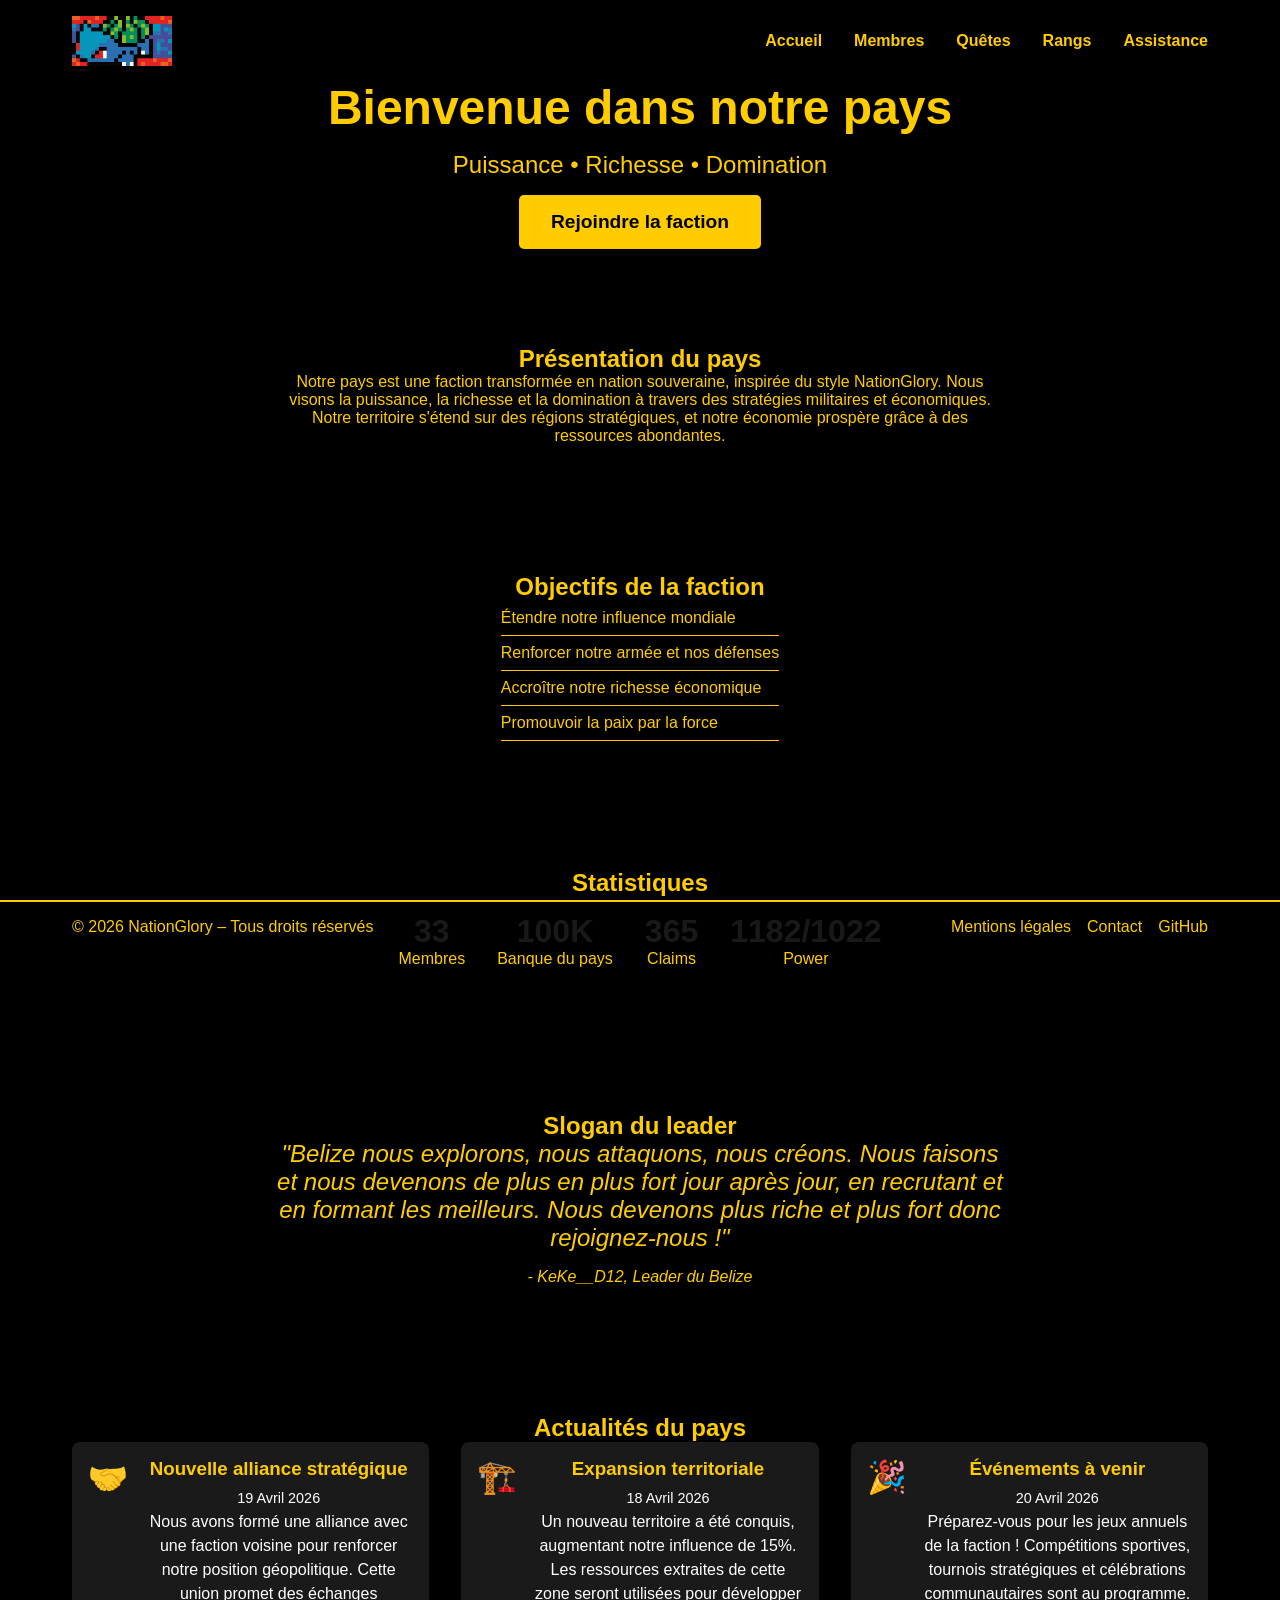
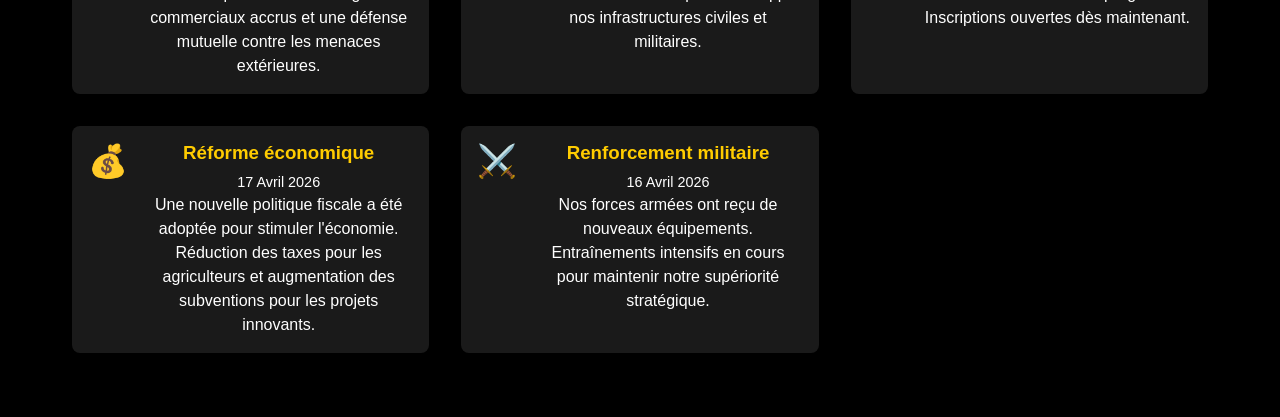
<file: index.html>
<!DOCTYPE html>
<html lang="fr">
<head>
    <meta charset="UTF-8">
    <meta name="viewport" content="width=device-width, initial-scale=1.0">
    <title>NationGlory - Accueil</title>
    <link rel="stylesheet" href="style.css">
</head>
<body>
    <video autoplay muted loop id="background-video">
        <source src="https://static.nationsglory.fr/site.mp4" type="video/mp4">
        Votre navigateur ne supporte pas la vidéo.
    </video>

    <nav>
        <div class="nav-container">
            <img src="[data-uri]" alt="Drapeau" class="logo">
            <ul class="nav-menu">
                <li><a href="index">Accueil</a></li>
                <li><a href="membres">Membres</a></li>
                <li><a href="quetes">Quêtes</a></li>
                <li><a href="rangs">Rangs</a></li>
                <li><a href="support">Assistance</a></li>
            </ul>
        </div>
    </nav>

    <main>
        <section class="hero">
            <h1 class="glow-text">Bienvenue dans notre pays</h1>
            <p class="fade-in">Puissance • Richesse • Domination</p>
        <button class="cta-button fade-in" onclick="window.location.href='join'">
  Rejoindre la faction
</button>
        </section>

        <section class="presentation fade-in">
            <h2>Présentation du pays</h2>
            <p>Notre pays est une faction transformée en nation souveraine, inspirée du style NationGlory. Nous visons la puissance, la richesse et la domination à travers des stratégies militaires et économiques. Notre territoire s'étend sur des régions stratégiques, et notre économie prospère grâce à des ressources abondantes.</p>
        </section>

        <section class="objectifs fade-in">
            <h2>Objectifs de la faction</h2>
            <ul>
                <li>Étendre notre influence mondiale</li>
                <li>Renforcer notre armée et nos défenses</li>
                <li>Accroître notre richesse économique</li>
                <li>Promouvoir la paix par la force</li>
            </ul>
        </section>

        <section class="statistiques fade-in">
            <h2>Statistiques</h2>
            <div class="stats">
                <div class="stat">
                    <h3>33</h3>
                    <p>Membres</p>
                </div>
                <div class="stat">
                    <h3>100K</h3>
                    <p>Banque du pays</p>
                </div>
                <div class="stat">
                    <h3>365</h3>
                    <p>Claims</p>
                </div>
                <div class="stat">
                    <h3>1182/1022</h3>
                    <p>Power
                    </p>
                </div>
            </div>
        </section>

        <section class="slogan fade-in">
            <h2>Slogan du leader</h2>
            <blockquote>"Belize nous explorons, nous attaquons, nous créons. Nous faisons et nous devenons de plus en plus fort jour après jour, en recrutant et en formant les meilleurs. Nous devenons plus riche et plus fort donc rejoignez-nous !"</blockquote>
            <cite>- KeKe__D12, Leader du Belize</cite>
        </section>

        <section class="actualites fade-in">
            <h2>Actualités du pays</h2>
            <div class="news">
                <article class="news-item">
                    <div class="news-icon">🤝</div>
                    <div class="news-content">
                        <h3>Nouvelle alliance stratégique</h3>
                        <p class="news-date">19 Avril 2026</p>
                        <p>Nous avons formé une alliance avec une faction voisine pour renforcer notre position géopolitique. Cette union promet des échanges commerciaux accrus et une défense mutuelle contre les menaces extérieures.</p>
                    </div>
                </article>
                <article class="news-item">
                    <div class="news-icon">🏗️</div>
                    <div class="news-content">
                        <h3>Expansion territoriale</h3>
                        <p class="news-date">18 Avril 2026</p>
                        <p>Un nouveau territoire a été conquis, augmentant notre influence de 15%. Les ressources extraites de cette zone seront utilisées pour développer nos infrastructures civiles et militaires.</p>
                    </div>
                </article>
                <article class="news-item">
                    <div class="news-icon">🎉</div>
                    <div class="news-content">
                        <h3>Événements à venir</h3>
                        <p class="news-date">20 Avril 2026</p>
                        <p>Préparez-vous pour les jeux annuels de la faction ! Compétitions sportives, tournois stratégiques et célébrations communautaires sont au programme. Inscriptions ouvertes dès maintenant.</p>
                    </div>
                </article>
                <article class="news-item">
                    <div class="news-icon">💰</div>
                    <div class="news-content">
                        <h3>Réforme économique</h3>
                        <p class="news-date">17 Avril 2026</p>
                        <p>Une nouvelle politique fiscale a été adoptée pour stimuler l'économie. Réduction des taxes pour les agriculteurs et augmentation des subventions pour les projets innovants.</p>
                    </div>
                </article>
                <article class="news-item">
                    <div class="news-icon">⚔️</div>
                    <div class="news-content">
                        <h3>Renforcement militaire</h3>
                        <p class="news-date">16 Avril 2026</p>
                        <p>Nos forces armées ont reçu de nouveaux équipements. Entraînements intensifs en cours pour maintenir notre supériorité stratégique.</p>
                    </div>
                </article>
            </div>
        </section>
    </main>

    <footer id="footer" class="footer hidden">
        <div class="footer-content">
            <p>&copy; 2026 NationGlory – Tous droits réservés</p>
            <div class="footer-links">
                <a href="#">Mentions légales</a>
                <a href="support">Contact</a>
                <a href="#" target="_blank">GitHub</a>
            </div>
        </div>
    </footer>

    <script src="script.js"></script>
</body>
</html>
</body>
</html>
</file>
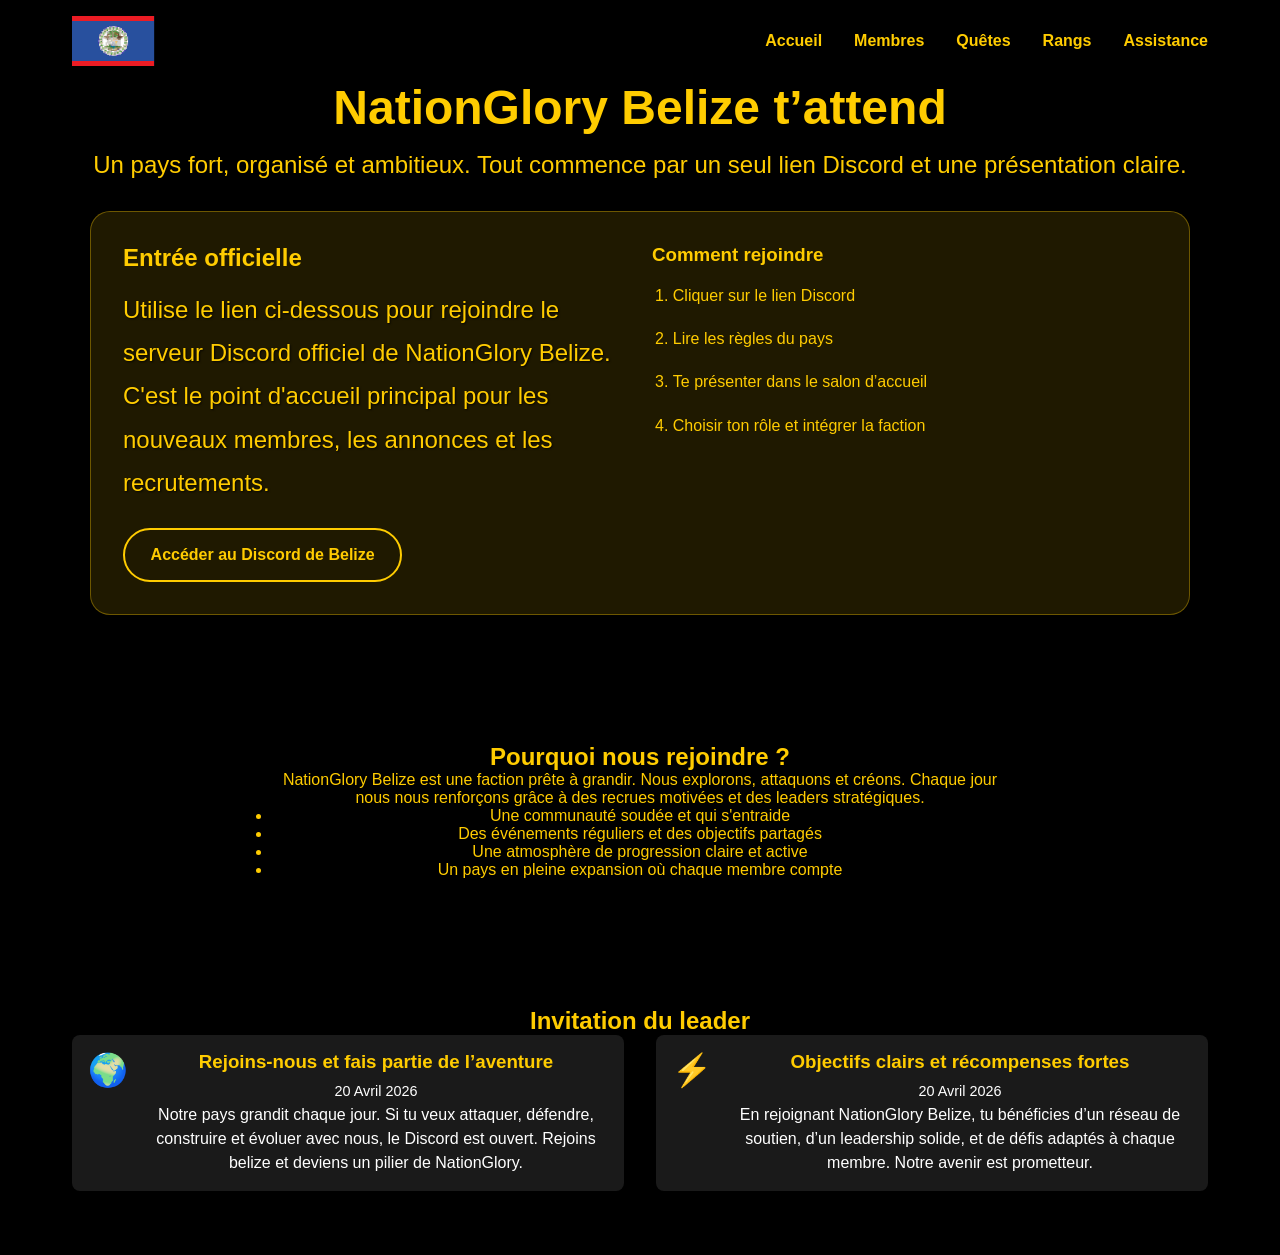
<file: join.html>
<!DOCTYPE html>
<html lang="fr">
<head>
    <meta charset="UTF-8">
    <meta name="viewport" content="width=device-width, initial-scale=1.0">
    <title>NationGlory - Rejoindre</title>
    <link rel="stylesheet" href="style.css">
</head>
<body>
    <video autoplay muted loop id="background-video">
        <source src="https://static.nationsglory.fr/site.mp4" type="video/mp4">
        Votre navigateur ne supporte pas la vidéo.
    </video>

    <nav>
        <div class="nav-container">
            <img src="drapeau.svg" alt="Drapeau" class="logo">
            <ul class="nav-menu">
                <li><a href="index">Accueil</a></li>
                <li><a href="membres">Membres</a></li>
                  <li><a href="quetes">Quêtes</a></li>
                <li><a href="rangs">Rangs</a></li>
                <li><a href="support">Assistance</a></li>
            </ul>
        </div>
    </nav>

    <main>
        <section class="hero">
            <h1 class="glow-text">NationGlory Belize t’attend</h1>
            <p class="fade-in">Un pays fort, organisé et ambitieux. Tout commence par un seul lien Discord et une présentation claire.</p>
            <div class="join-card fade-in">
                <div class="join-card-left">
                    <h2>Entrée officielle</h2>
                    <p>Utilise le lien ci-dessous pour rejoindre le serveur Discord officiel de NationGlory Belize. C'est le point d'accueil principal pour les nouveaux membres, les annonces et les recrutements.</p>
                    <a href="https://discord.gg/JRmFJZ2e" target="_blank" class="join-link">Accéder au Discord de Belize</a>
                </div>
                <div class="join-card-right">
                    <h3>Comment rejoindre</h3>
                    <ol>
                        <li>Cliquer sur le lien Discord</li>
                        <li>Lire les règles du pays</li>
                        <li>Te présenter dans le salon d’accueil</li>
                        <li>Choisir ton rôle et intégrer la faction</li>
                    </ol>
                </div>
            </div>
        </section>

        <section class="presentation fade-in">
            <h2>Pourquoi nous rejoindre ?</h2>
            <p>NationGlory Belize est une faction prête à grandir. Nous explorons, attaquons et créons. Chaque jour nous nous renforçons grâce à des recrues motivées et des leaders stratégiques.</p>
            <ul>
                <li>Une communauté soudée et qui s'entraide</li>
                <li>Des événements réguliers et des objectifs partagés</li>
                <li>Une atmosphère de progression claire et active</li>
                <li>Un pays en pleine expansion où chaque membre compte</li>
            </ul>
        </section>

        <section class="actualites fade-in">
            <h2>Invitation du leader</h2>
            <div class="news">
                <article class="news-item">
                    <div class="news-icon">🌍</div>
                    <div class="news-content">
                        <h3>Rejoins-nous et fais partie de l’aventure</h3>
                        <p class="news-date">20 Avril 2026</p>
                        <p>Notre pays grandit chaque jour. Si tu veux attaquer, défendre, construire et évoluer avec nous, le Discord est ouvert. Rejoins belize et deviens un pilier de NationGlory.</p>
                    </div>
                </article>
                <article class="news-item">
                    <div class="news-icon">⚡</div>
                    <div class="news-content">
                        <h3>Objectifs clairs et récompenses fortes</h3>
                        <p class="news-date">20 Avril 2026</p>
                        <p>En rejoignant NationGlory Belize, tu bénéficies d’un réseau de soutien, d’un leadership solide, et de défis adaptés à chaque membre. Notre avenir est prometteur.</p>
                    </div>
                </article>
            </div>
        </section>
    </main>

    <script src="script.js"></script>
</body>
</html>
</file>
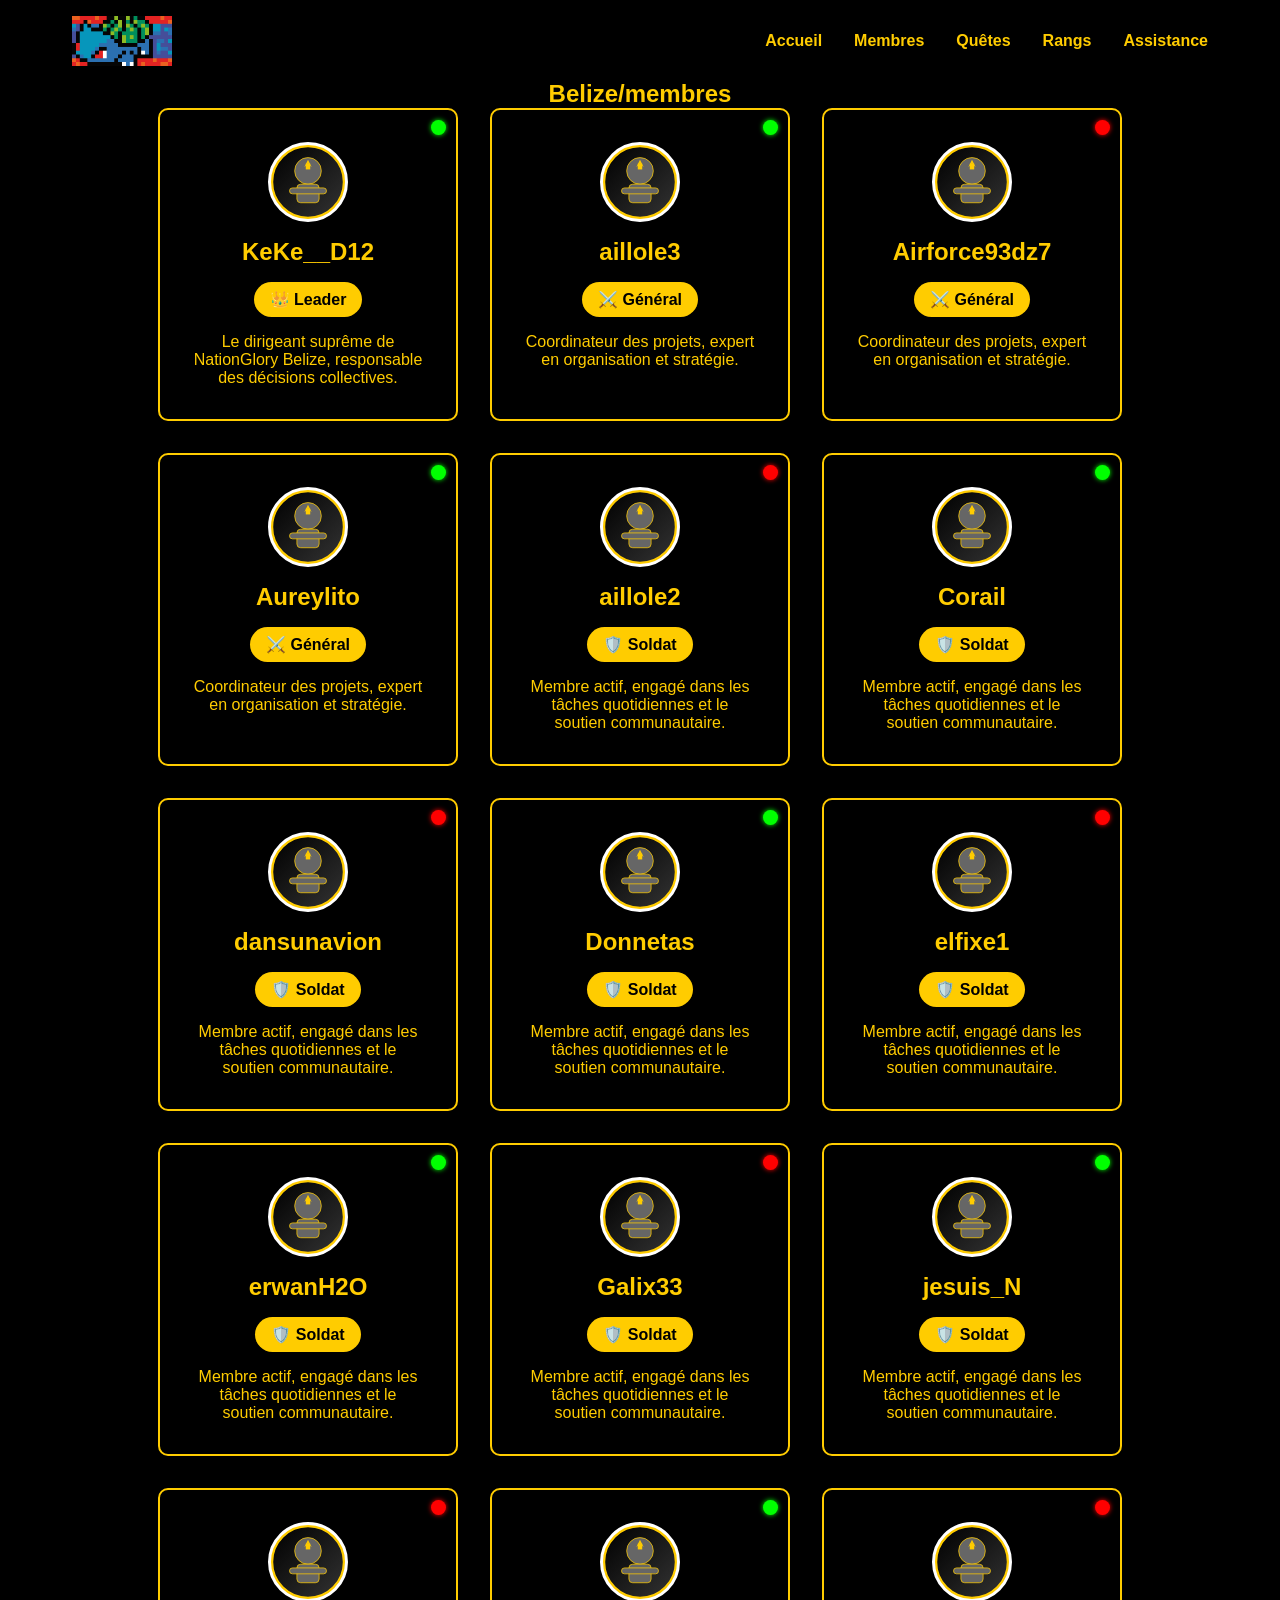
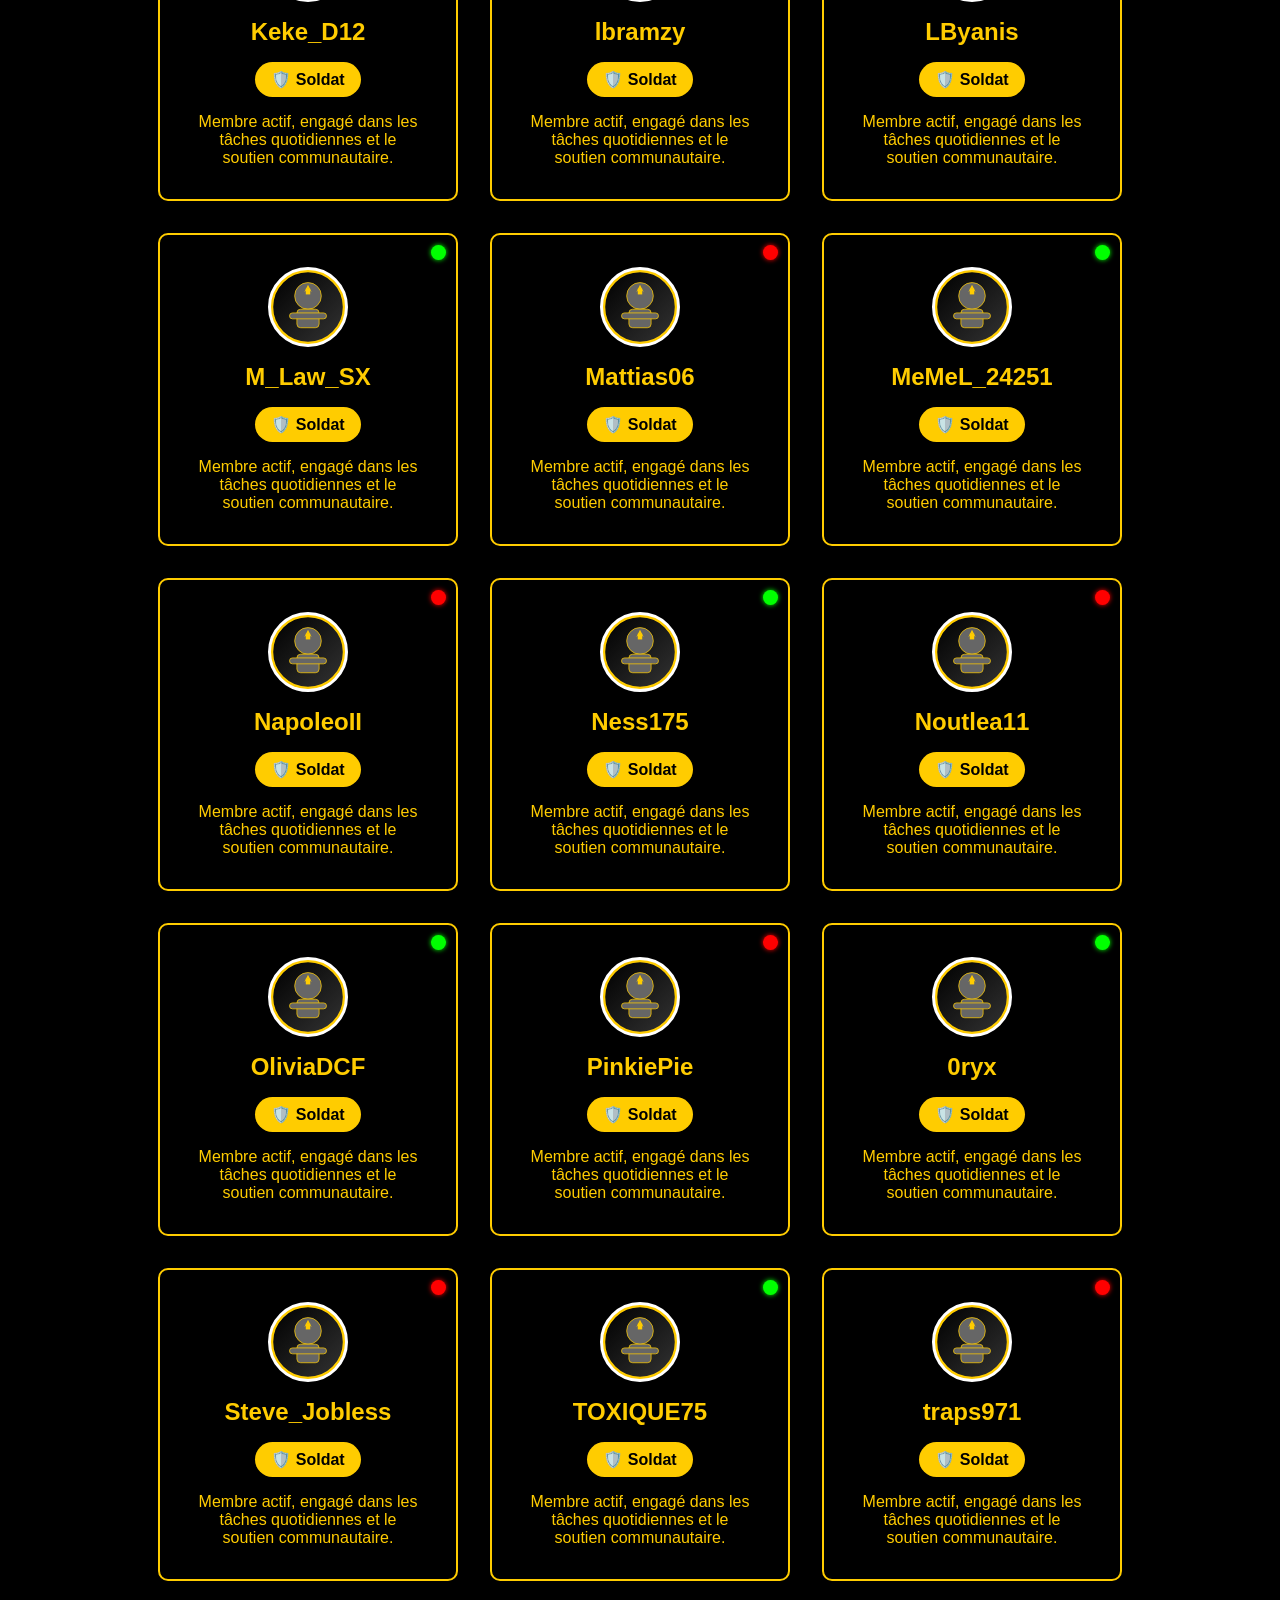
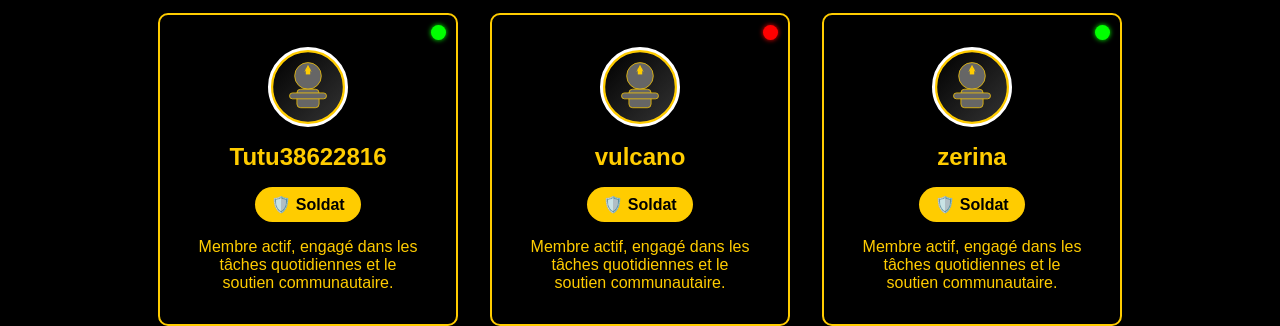
<file: membres.html>
<!DOCTYPE html>
<html lang="fr">
<head>
    <meta charset="UTF-8">
    <meta name="viewport" content="width=device-width, initial-scale=1.0">
    <title>Belize - Membres</title>
    <link rel="stylesheet" href="style.css">
</head>
<body>
    <video autoplay muted loop id="background-video">
        <source src="https://static.nationsglory.fr/site.mp4" type="video/mp4">
        Votre navigateur ne supporte pas la vidéo.
    </video>

    <nav>
        <div class="nav-container">
            <img src="[data-uri]" alt="Drapeau" class="logo">
            <ul class="nav-menu">
                <li><a href="index">Accueil</a></li>
                <li><a href="membres">Membres</a></li>
                  <li><a href="quetes">Quêtes</a></li>
                <li><a href="rangs">Rangs</a></li>
                <li><a href="support">Assistance</a></li>
            </ul>
        </div>
    </nav>

    <main>
        <section class="membres">
            <h2>Belize/membres</h2>
            <div class="cartes" id="cartes-membres"></div>
        </section>
    </main>

    <script src="script.js"></script>
</body>
</html>
</file>
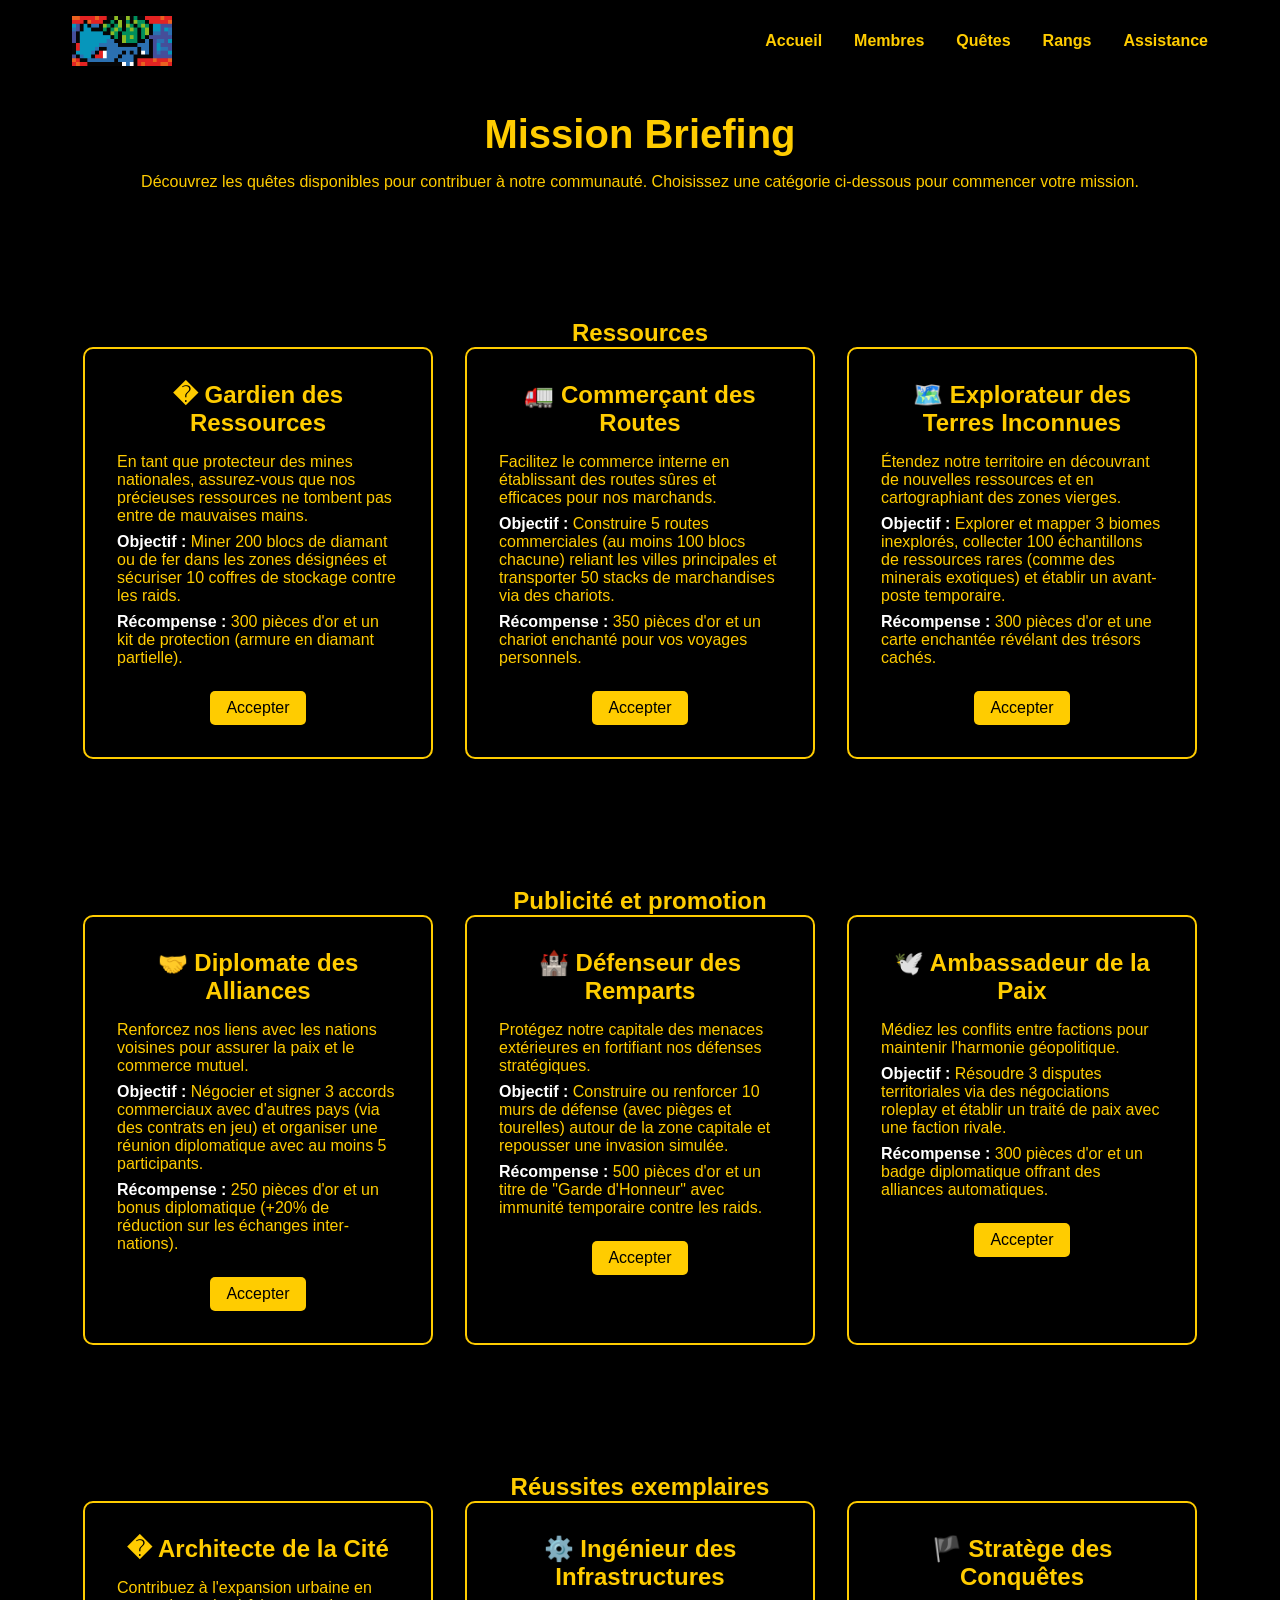
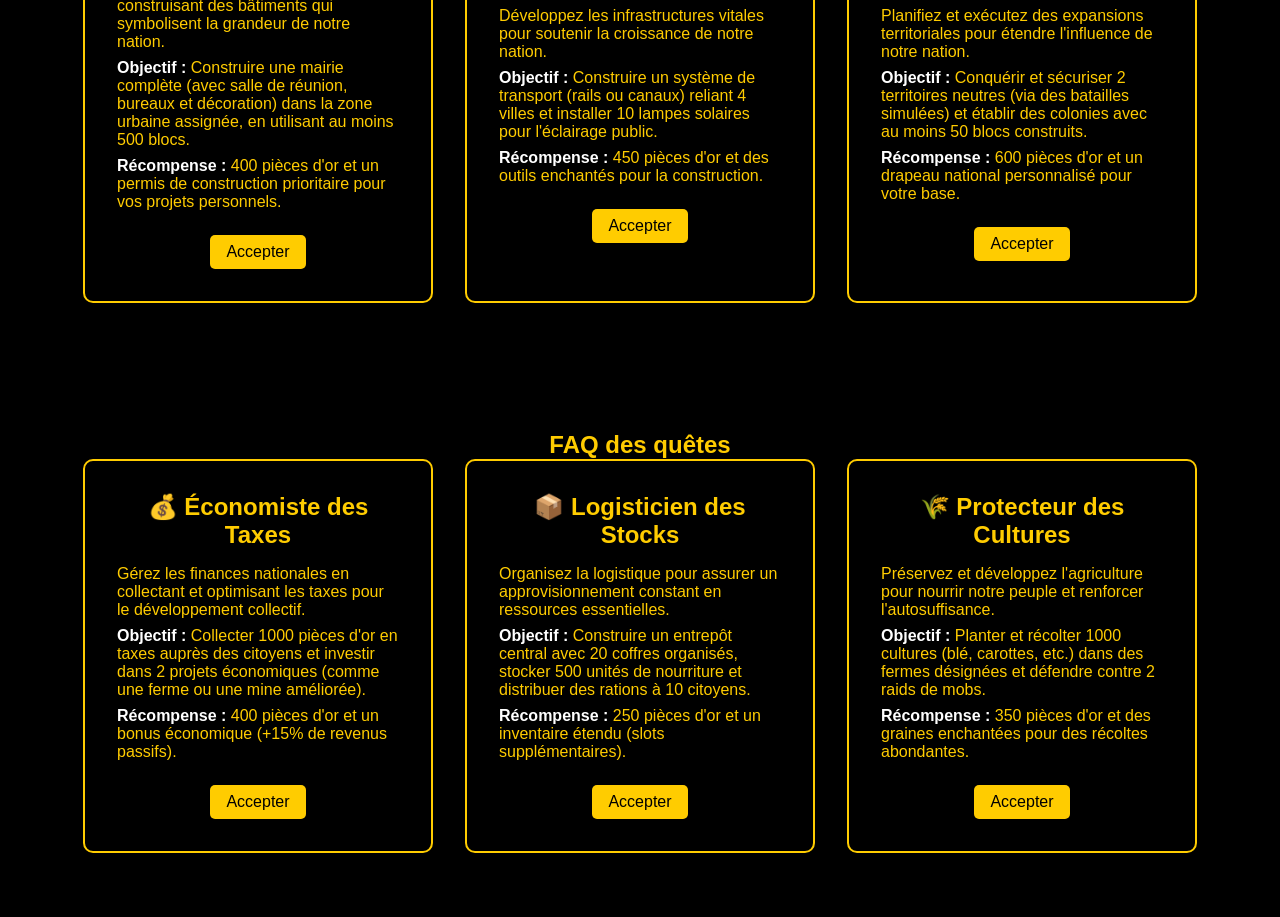
<file: quetes.html>
<!DOCTYPE html>
<html lang="fr">
<head>
    <meta charset="UTF-8">
    <meta name="viewport" content="width=device-width, initial-scale=1.0">
    <title>NationGlory - Quêtes</title>
    <link rel="stylesheet" href="style.css">
</head>
<body>
    <video autoplay muted loop id="background-video">
        <source src="https://static.nationsglory.fr/site.mp4" type="video/mp4">
        Votre navigateur ne supporte pas la vidéo.
    </video>

    <nav>
        <div class="nav-container">
            <img src="[data-uri]" alt="Drapeau" class="logo">
            <ul class="nav-menu">
                <li><a href="index">Accueil</a></li>
                <li><a href="membres">Membres</a></li>
                  <li><a href="quetes">Quêtes</a></li>
                <li><a href="rangs">Rangs</a></li>
                <li><a href="support">Assistance</a></li>
            </ul>
        </div>
    </nav>

    <main>
        <section class="mission-briefing">
            <h1>Mission Briefing</h1>
            <p>Découvrez les quêtes disponibles pour contribuer à notre communauté. Choisissez une catégorie ci-dessous pour commencer votre mission.</p>
        </section>

        <section id="quete-en-cours" class="quete-en-cours" style="display: none;">
            <h2>Quête en Cours</h2>
            <div id="quete-details"></div>
            <button id="abandonner-quete">Abandonner la Quête</button>
        </section>

        <section class="quetes-section">
            <h2>Ressources</h2>
            <div class="cartes-quetes">
                <div class="quete-carte">
                    <h3>�️ Gardien des Ressources</h3>
                    <p>En tant que protecteur des mines nationales, assurez-vous que nos précieuses ressources ne tombent pas entre de mauvaises mains.</p>
                    <p><strong>Objectif :</strong> Miner 200 blocs de diamant ou de fer dans les zones désignées et sécuriser 10 coffres de stockage contre les raids.</p>
                    <p><strong>Récompense :</strong> 300 pièces d'or et un kit de protection (armure en diamant partielle).</p>
                    <a href="#" class="quete-link">Accepter</a>
                </div>
                <div class="quete-carte">
                    <h3>🚛 Commerçant des Routes</h3>
                    <p>Facilitez le commerce interne en établissant des routes sûres et efficaces pour nos marchands.</p>
                    <p><strong>Objectif :</strong> Construire 5 routes commerciales (au moins 100 blocs chacune) reliant les villes principales et transporter 50 stacks de marchandises via des chariots.</p>
                    <p><strong>Récompense :</strong> 350 pièces d'or et un chariot enchanté pour vos voyages personnels.</p>
                    <a href="#" class="quete-link">Accepter</a>
                </div>
                <div class="quete-carte">
                    <h3>🗺️ Explorateur des Terres Inconnues</h3>
                    <p>Étendez notre territoire en découvrant de nouvelles ressources et en cartographiant des zones vierges.</p>
                    <p><strong>Objectif :</strong> Explorer et mapper 3 biomes inexplorés, collecter 100 échantillons de ressources rares (comme des minerais exotiques) et établir un avant-poste temporaire.</p>
                    <p><strong>Récompense :</strong> 300 pièces d'or et une carte enchantée révélant des trésors cachés.</p>
                    <a href="#" class="quete-link">Accepter</a>
                </div>
            </div>
        </section>

        <section class="quetes-section">
            <h2>Publicité et promotion</h2>
            <div class="cartes-quetes">
                <div class="quete-carte">
                    <h3>🤝 Diplomate des Alliances</h3>
                    <p>Renforcez nos liens avec les nations voisines pour assurer la paix et le commerce mutuel.</p>
                    <p><strong>Objectif :</strong> Négocier et signer 3 accords commerciaux avec d'autres pays (via des contrats en jeu) et organiser une réunion diplomatique avec au moins 5 participants.</p>
                    <p><strong>Récompense :</strong> 250 pièces d'or et un bonus diplomatique (+20% de réduction sur les échanges inter-nations).</p>
                    <a href="#" class="quete-link">Accepter</a>
                </div>
                <div class="quete-carte">
                    <h3>🏰 Défenseur des Remparts</h3>
                    <p>Protégez notre capitale des menaces extérieures en fortifiant nos défenses stratégiques.</p>
                    <p><strong>Objectif :</strong> Construire ou renforcer 10 murs de défense (avec pièges et tourelles) autour de la zone capitale et repousser une invasion simulée.</p>
                    <p><strong>Récompense :</strong> 500 pièces d'or et un titre de "Garde d'Honneur" avec immunité temporaire contre les raids.</p>
                    <a href="#" class="quete-link">Accepter</a>
                </div>
                <div class="quete-carte">
                    <h3>🕊️ Ambassadeur de la Paix</h3>
                    <p>Médiez les conflits entre factions pour maintenir l'harmonie géopolitique.</p>
                    <p><strong>Objectif :</strong> Résoudre 3 disputes territoriales via des négociations roleplay et établir un traité de paix avec une faction rivale.</p>
                    <p><strong>Récompense :</strong> 300 pièces d'or et un badge diplomatique offrant des alliances automatiques.</p>
                    <a href="#" class="quete-link">Accepter</a>
                </div>
            </div>
        </section>

        <section class="quetes-section">
            <h2>Réussites exemplaires</h2>
            <div class="cartes-quetes">
                <div class="quete-carte">
                    <h3>�️ Architecte de la Cité</h3>
                    <p>Contribuez à l'expansion urbaine en construisant des bâtiments qui symbolisent la grandeur de notre nation.</p>
                    <p><strong>Objectif :</strong> Construire une mairie complète (avec salle de réunion, bureaux et décoration) dans la zone urbaine assignée, en utilisant au moins 500 blocs.</p>
                    <p><strong>Récompense :</strong> 400 pièces d'or et un permis de construction prioritaire pour vos projets personnels.</p>
                    <a href="#" class="quete-link">Accepter</a>
                </div>
                <div class="quete-carte">
                    <h3>⚙️ Ingénieur des Infrastructures</h3>
                    <p>Développez les infrastructures vitales pour soutenir la croissance de notre nation.</p>
                    <p><strong>Objectif :</strong> Construire un système de transport (rails ou canaux) reliant 4 villes et installer 10 lampes solaires pour l'éclairage public.</p>
                    <p><strong>Récompense :</strong> 450 pièces d'or et des outils enchantés pour la construction.</p>
                    <a href="#" class="quete-link">Accepter</a>
                </div>
                <div class="quete-carte">
                    <h3>🏴 Stratège des Conquêtes</h3>
                    <p>Planifiez et exécutez des expansions territoriales pour étendre l'influence de notre nation.</p>
                    <p><strong>Objectif :</strong> Conquérir et sécuriser 2 territoires neutres (via des batailles simulées) et établir des colonies avec au moins 50 blocs construits.</p>
                    <p><strong>Récompense :</strong> 600 pièces d'or et un drapeau national personnalisé pour votre base.</p>
                    <a href="#" class="quete-link">Accepter</a>
                </div>
            </div>
        </section>

        <section class="quetes-section">
            <h2>FAQ des quêtes</h2>
            <div class="cartes-quetes">
                <div class="quete-carte">
                    <h3>💰 Économiste des Taxes</h3>
                    <p>Gérez les finances nationales en collectant et optimisant les taxes pour le développement collectif.</p>
                    <p><strong>Objectif :</strong> Collecter 1000 pièces d'or en taxes auprès des citoyens et investir dans 2 projets économiques (comme une ferme ou une mine améliorée).</p>
                    <p><strong>Récompense :</strong> 400 pièces d'or et un bonus économique (+15% de revenus passifs).</p>
                    <a href="#" class="quete-link">Accepter</a>
                </div>
                <div class="quete-carte">
                    <h3>📦 Logisticien des Stocks</h3>
                    <p>Organisez la logistique pour assurer un approvisionnement constant en ressources essentielles.</p>
                    <p><strong>Objectif :</strong> Construire un entrepôt central avec 20 coffres organisés, stocker 500 unités de nourriture et distribuer des rations à 10 citoyens.</p>
                    <p><strong>Récompense :</strong> 250 pièces d'or et un inventaire étendu (slots supplémentaires).</p>
                    <a href="#" class="quete-link">Accepter</a>
                </div>
                <div class="quete-carte">
                    <h3>🌾 Protecteur des Cultures</h3>
                    <p>Préservez et développez l'agriculture pour nourrir notre peuple et renforcer l'autosuffisance.</p>
                    <p><strong>Objectif :</strong> Planter et récolter 1000 cultures (blé, carottes, etc.) dans des fermes désignées et défendre contre 2 raids de mobs.</p>
                    <p><strong>Récompense :</strong> 350 pièces d'or et des graines enchantées pour des récoltes abondantes.</p>
                    <a href="#" class="quete-link">Accepter</a>
                </div>
            </div>
        </section>
    </main>

    <div id="notifications"></div>

    <script src="script.js"></script>
</body>
</html>
</file>
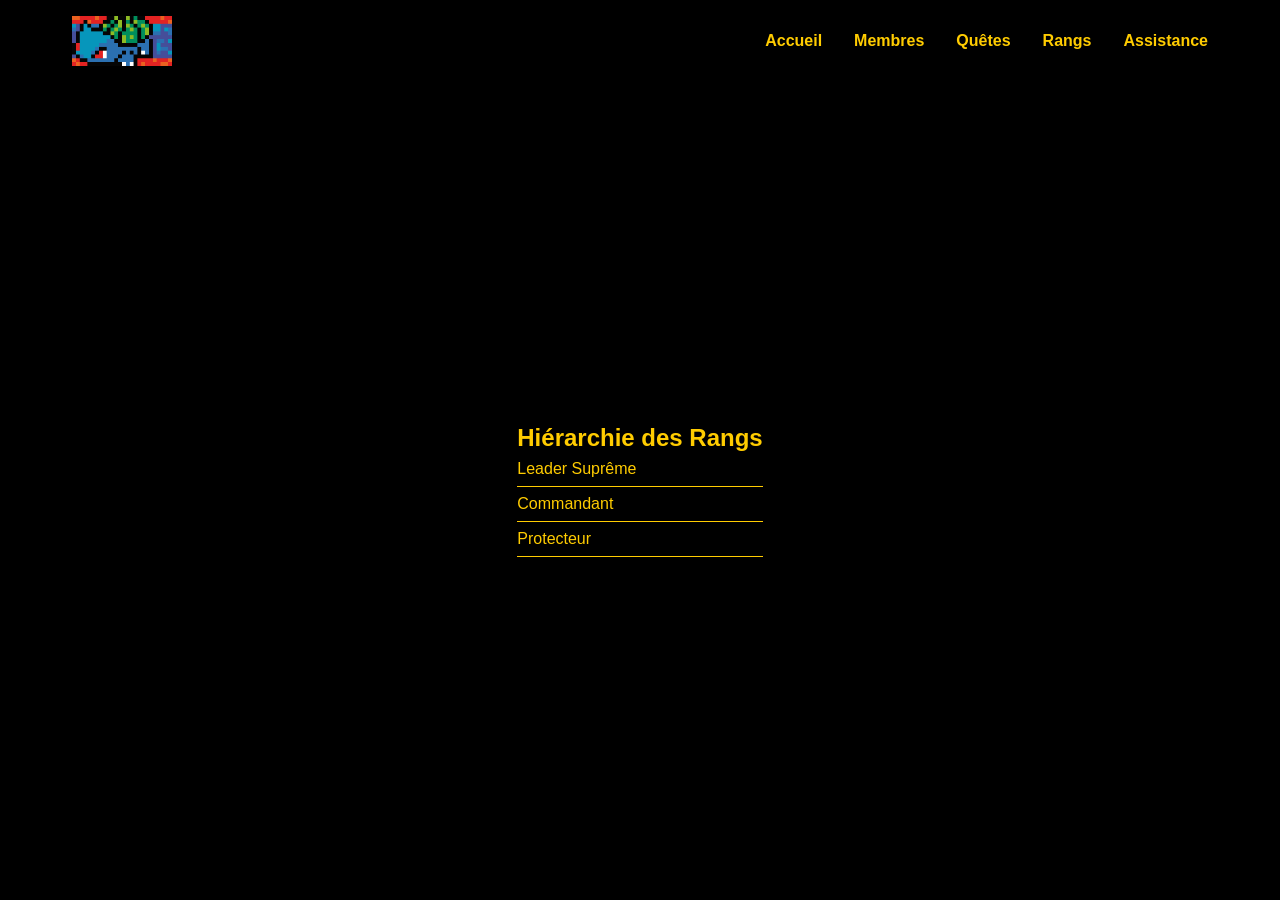
<file: rangs.html>
<!DOCTYPE html>
<html lang="fr">
<head>
    <meta charset="UTF-8">
    <meta name="viewport" content="width=device-width, initial-scale=1.0">
    <title>NationGlory - Rangs</title>
    <link rel="stylesheet" href="style.css">
</head>
<body>
    <video autoplay muted loop id="background-video">
        <source src="https://static.nationsglory.fr/site.mp4" type="video/mp4">
        Votre navigateur ne supporte pas la vidéo.
    </video>

    <nav>
        <div class="nav-container">
            <img src="[data-uri]" alt="Drapeau" class="logo">
            <ul class="nav-menu">
                <li><a href="index">Accueil</a></li>
                <li><a href="membres">Membres</a></li>
                  <li><a href="quetes">Quêtes</a></li>
                <li><a href="rangs">Rangs</a></li>
                
                <li><a href="support">Assistance</a></li>
            </ul>
        </div>
    </nav>

    <main>
        <section class="rangs">
            <h2>Hiérarchie des Rangs</h2>
            <ul class="liste-rangs">
                <li>Leader Suprême</li>
                <li>Commandant</li>
                <li>Protecteur</li>
            </ul>
        </section>
    </main>

    <script src="script.js"></script>
</body>
</html>
</file>
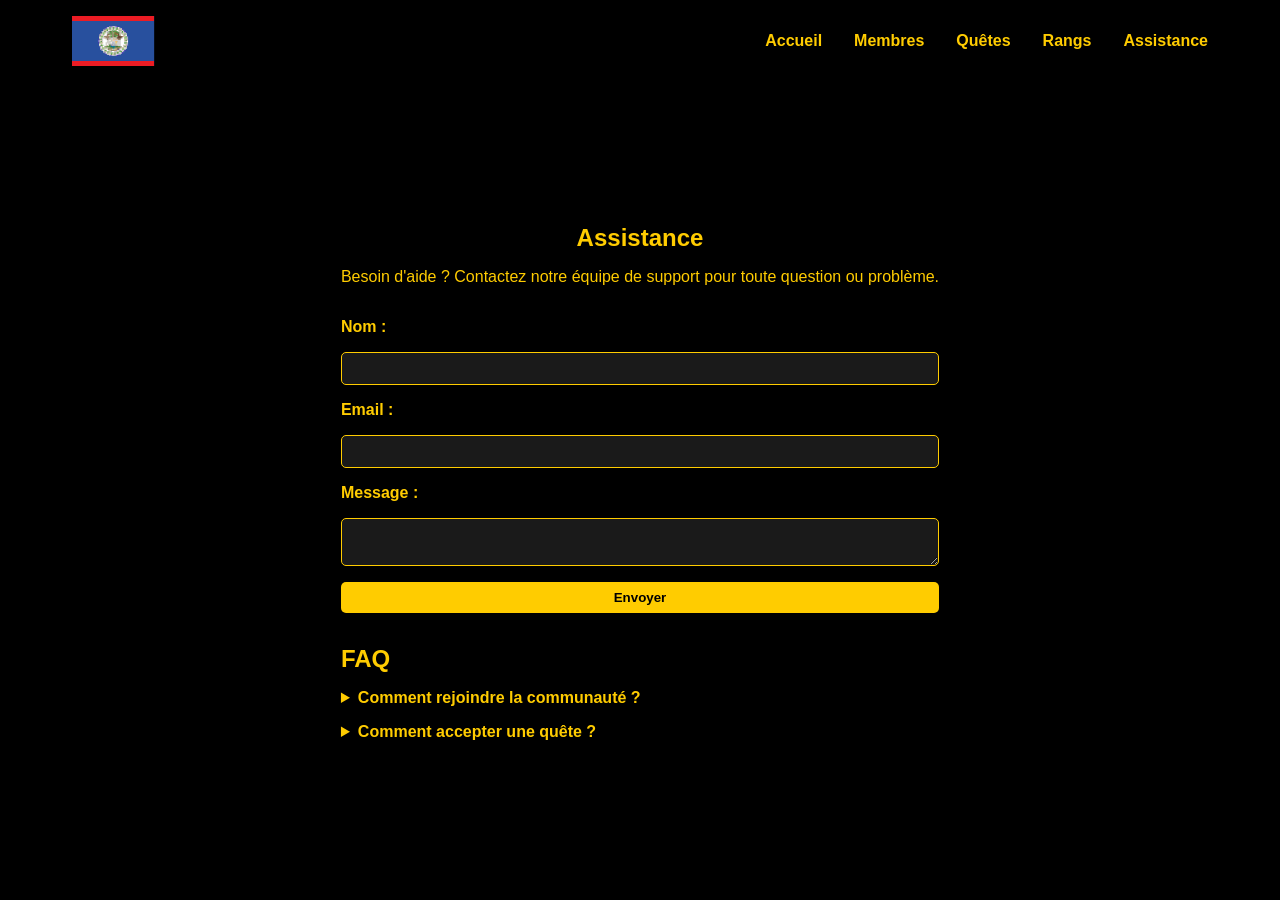
<file: support.html>
<!DOCTYPE html> 
<html lang="fr">
<head>
    <meta charset="UTF-8">
    <meta name="viewport" content="width=device-width, initial-scale=1.0">
    <title>NationGlory - Assistance</title>
    <link rel="stylesheet" href="style.css">
</head>
<body>
    <video autoplay muted loop id="background-video">
        <source src="https://static.nationsglory.fr/site.mp4" type="video/mp4">
        Votre navigateur ne supporte pas la vidéo.
    </video>

    <nav>
        <div class="nav-container">
            <img src="drapeau.svg" alt="Drapeau" class="logo">
            <ul class="nav-menu">
                <li><a href="index">Accueil</a></li>
                <li><a href="membres">Membres</a></li>
                  <li><a href="quetes">Quêtes</a></li>
                <li><a href="rangs">Rangs</a></li>
                <li><a href="support">Assistance</a></li>
            </ul>
        </div>
    </nav>

    <main>
        <section class="support">
            <h1>Assistance</h1>
            <p>Besoin d'aide ? Contactez notre équipe de support pour toute question ou problème.</p>

            <form class="support-form">
                <label for="name">Nom :</label>
                <input type="text" id="name" name="name" required>

                <label for="email">Email :</label>
                <input type="email" id="email" name="email" required>

                <label for="message">Message :</label>
                <textarea id="message" name="message" required></textarea>

                <button type="submit">Envoyer</button>
            </form>

            <div class="faq">
                <h2>FAQ</h2>
                <details>
                    <summary>Comment rejoindre la communauté ?</summary>
                    <p>Visitez la page Accueil et cliquez sur "Rejoindre la communauté".</p>
                </details>
                <details>
                    <summary>Comment accepter une quête ?</summary>
                    <p>Allez sur la page Quêtes et cliquez sur "Accepter" pour une quête.</p>
                </details>
            </div>
        </section>
    </main>

    <div id="notifications"></div>

    <script src="script.js"></script>
</body>
</html>
</file>
<file: style.css>
/* Style global */
* {
    margin: 0;
    padding: 0;
    box-sizing: border-box;
}

body {
    font-family: 'Arial', sans-serif;
    color: #ffcc00;
    background-color: #000;
    overflow-x: hidden;
}

#background-video {
    position: fixed;
    top: 0;
    left: 0;
    width: 100%;
    height: 100%;
    object-fit: cover;
    z-index: -1;
}

/* Navbar */
nav {
    position: fixed;
    top: 0;
    width: 100%;
    background: rgba(0, 0, 0, 0.8);
    z-index: 1000;
}

.nav-container {
    display: flex;
    justify-content: space-between;
    align-items: center;
    padding: 1rem 2rem;
    max-width: 1200px;
    margin: 0 auto;
}

/* Section quête en cours */
#quete-en-cours {
    max-width: 900px;
    margin: 2rem auto;
    padding: 2rem;
    background: linear-gradient(135deg, rgba(0,0,0,0.95), rgba(30,30,30,0.9));
    border: 2px solid #ffcc00;
    border-radius: 15px;
    box-shadow: 0 0 25px rgba(255, 204, 0, 0.5);
    position: relative;
    overflow: hidden;
    text-align: center;
    animation: fadeIn 0.8s ease-out;
}

/* Effet lumineux animé */
#quete-en-cours::before {
    content: "";
    position: absolute;
    width: 200%;
    height: 200%;
    top: -50%;
    left: -50%;
    background: linear-gradient(
        120deg,
        transparent,
        rgba(255, 204, 0, 0.2),
        transparent
    );
    animation: shine 5s linear infinite;
}

/* Contenu au-dessus */
#quete-en-cours > * {
    position: relative;
    z-index: 2;
}

/* Titre */
#quete-en-cours h2 {
    font-size: 2rem;
    margin-bottom: 1.5rem;
    color: #ffcc00;
    text-shadow: 0 0 10px #ffcc00;
}

/* Détails de la quête */
#quete-details {
    background: rgba(0, 0, 0, 0.7);
    border: 1px solid #ffcc00;
    border-radius: 10px;
    padding: 1.5rem;
    margin-bottom: 1.5rem;
    text-align: left;
    color: #fff;
    line-height: 1.6;
}

/* Bouton abandon */
#abandonner-quete {
    padding: 0.8rem 1.5rem;
    background: transparent;
    color: #ff0000;
    border: 2px solid #ff0000;
    border-radius: 8px;
    font-weight: bold;
    cursor: pointer;
    transition: all 0.3s ease;
}

#abandonner-quete:hover {
    background: #ff0000;
    color: #000;
    box-shadow: 0 0 10px #ff0000;
    transform: scale(1.05);
}

/* Animation */
@keyframes shine {
    0% { transform: translateX(-100%) rotate(25deg); }
    100% { transform: translateX(100%) rotate(25deg); }
}
/* Animation shine */
@keyframes shine {
    0% { transform: translateX(-100%) rotate(25deg); }
    100% { transform: translateX(100%) rotate(25deg); }
}

.logo {
    height: 50px;
    width: auto;
}

.nav-menu {
    list-style: none;
    display: flex;
    gap: 2rem;
}

.nav-menu li {
    position: relative;
}

.nav-menu a {
    color: #ffcc00;
    text-decoration: none;
    font-weight: bold;
    transition: color 0.3s;
}

.nav-menu a:hover {
    color: #fff;
}

/* Dropdown */
.dropdown:hover .dropdown-menu {
    display: block;
}

.dropdown-menu {
    display: none;
    position: absolute;
    top: 100%;
    left: 0;
    background: linear-gradient(135deg, #000080, #800080);
    border-radius: 8px;
    padding: 0.5rem 0;
    min-width: 200px;
    box-shadow: 0 4px 8px rgba(0, 0, 0, 0.5);
}

.dropdown-menu li {
    list-style: none;
}

.dropdown-menu a {
    display: block;
    padding: 0.5rem 1rem;
    color: #ffcc00;
    text-decoration: none;
    transition: background 0.3s;
}

.dropdown-menu a:hover {
    background: rgba(255, 255, 255, 0.1);
}

/* Main content */
main {
    padding-top: 80px;
    min-height: 100vh;
    display: flex;
    flex-direction: column;
    align-items: center;
    justify-content: center;
    text-align: center;
}

/* Hero section */
.hero {
    margin-bottom: 2rem;
}

.hero h1 {
    font-size: 3rem;
    margin-bottom: 1rem;
    text-shadow: 2px 2px 4px rgba(0, 0, 0, 0.8);
}

.hero p {
    font-size: 1.5rem;
    text-shadow: 1px 1px 2px rgba(0, 0, 0, 0.8);
}

/* Presentation */
.presentation {
    max-width: 800px;
    margin: 2rem auto;
    padding: 2rem;
    background: rgba(0, 0, 0, 0.7);
    border-radius: 10px;
    box-shadow: 0 4px 8px rgba(0, 0, 0, 0.5);
}

/* Membres */
.membres {
    width: 100%;
    max-width: 1200px;
}

.cartes {
    display: flex;
    justify-content: center;
    gap: 2rem;
    flex-wrap: wrap;
}

.carte {
    background: rgba(0, 0, 0, 0.8);
    border: 2px solid #ffcc00;
    border-radius: 10px;
    padding: 2rem;
    width: 300px;
    transition: transform 0.3s, box-shadow 0.3s;
    position: relative;
    text-align: center;
}

.carte:hover {
    transform: scale(1.05);
    box-shadow: 0 8px 16px rgba(255, 204, 0, 0.5);
}

.carte h3 {
    font-size: 1.5rem;
    margin-bottom: 1rem;
}

/* Nouveaux styles */
.avatar {
    width: 80px;
    height: 80px;
    border-radius: 50%;
    background: #ffcc00;
    display: flex;
    align-items: center;
    justify-content: center;
    font-size: 2rem;
    margin: 0 auto 1rem;
    border: 3px solid #fff;
    overflow: hidden;
}

.avatar-img {
    width: 100%;
    height: 100%;
    object-fit: cover;
    border-radius: 50%;
}

.badge {
    display: inline-block;
    padding: 0.5rem 1rem;
    border-radius: 20px;
    font-weight: bold;
    margin-bottom: 1rem;
}

.leader-badge {
    background: #ffcc00;
    color: #000;
}

.general-badge {
    background: #ffcc00;
    color: #000;
}

.soldat-badge {
    background: #ffcc00;
    color: #000;
}

.status {
    width: 15px;
    height: 15px;
    border-radius: 50%;
    position: absolute;
    top: 10px;
    right: 10px;
}

.online {
    background: #00ff00;
    box-shadow: 0 0 5px #00ff00;
}

.offline {
    background: #ff0000;
    box-shadow: 0 0 5px #ff0000;
}

.holographic {
    background: rgba(0, 0, 0, 0.8);
    border: 2px solid #ffcc00;
    position: relative;
}

.membre-nom {
    color: #ffcc00;
    font-size: 1.2rem;
    margin: 0.5rem 0;
    font-weight: bold;
}

.description-groupe {
    text-align: center;
    color: #ffcc00;
    margin: 1rem 0 2rem;
    font-size: 1.1rem;
    line-height: 1.6;
    max-width: 800px;
    margin-left: auto;
    margin-right: auto;
}

.description-groupe a {
    color: #fff;
    text-decoration: none;
    background: #ffcc00;
    color: #000;
    padding: 0.3rem 0.8rem;
    border-radius: 5px;
    font-weight: bold;
    transition: all 0.3s;
}

.description-groupe a:hover {
    background: #fff;
    transform: scale(1.05);
}

/* Rangs */
.rangs {
    max-width: 800px;
    margin: 2rem auto;
    padding: 2rem;
    background: rgba(0, 0, 0, 0.7);
    border-radius: 10px;
    box-shadow: 0 4px 8px rgba(0, 0, 0, 0.5);
}

.liste-rangs {
    list-style: none;
    text-align: left;
}

.liste-rangs li {
    padding: 0.5rem 0;
    border-bottom: 1px solid #ffcc00;
}

/* Responsive */
@media (max-width: 768px) {
    .nav-menu {
        flex-direction: column;
        gap: 1rem;
    }

    .cartes {
        flex-direction: column;
        align-items: center;
    }

    .hero h1 {
        font-size: 2rem;
    }

    .hero p {
        font-size: 1.2rem;
    }

    .stats {
        flex-direction: column;
        align-items: center;
    }

    .news {
        flex-direction: column;
        align-items: center;
    }

    .news article {
        width: 100%;
        max-width: 300px;
    }

    .cartes-quetes {
        flex-direction: column;
        align-items: center;
    }

    .quete-carte {
        width: 100%;
        max-width: 350px;
    }
}

/* Notifications */
#notifications {
    position: fixed;
    bottom: 20px;
    right: 20px;
    z-index: 10000;
    display: flex;
    flex-direction: column;
    gap: 10px;
}

.notification {
    background: rgba(0, 0, 0, 0.9);
    border: 2px solid #ffcc00;
    border-radius: 8px;
    padding: 15px;
    color: #ffcc00;
    font-weight: bold;
    min-width: 300px;
    box-shadow: 0 4px 8px rgba(0, 0, 0, 0.5);
    animation: slideIn 0.5s ease-out;
    position: relative;
    overflow: hidden;
}

.notification.success {
    border-color: #00ff00;
    color: #00ff00;
}

.notification.error {
    border-color: #ff0000;
    color: #ff0000;
}

.notification .progress-bar {
    position: absolute;
    bottom: 0;
    left: 0;
    height: 4px;
    background: #ffcc00;
    animation: progress 3s linear forwards;
}

@keyframes slideIn {
    from { transform: translateX(100%); opacity: 0; }
    to { transform: translateX(0); opacity: 1; }
}

@keyframes progress {
    from { width: 100%; }
    to { width: 0%; }
}

/* Quête en cours */

/* Support */
.support {
    max-width: 800px;
    margin: 2rem auto;
    padding: 2rem;
    background: rgba(0, 0, 0, 0.7);
    border-radius: 10px;
    box-shadow: 0 4px 8px rgba(0, 0, 0, 0.5);
    text-align: center;
}

.support h1 {
    margin-bottom: 1rem;
}

.support-form {
    display: flex;
    flex-direction: column;
    gap: 1rem;
    margin: 2rem 0;
}

.support-form label {
    text-align: left;
    font-weight: bold;
}

.support-form input,
.support-form textarea {
    padding: 0.5rem;
    border: 1px solid #ffcc00;
    border-radius: 5px;
    background: rgba(255, 255, 255, 0.1);
    color: #ffcc00;
}

.support-form button {
    padding: 0.5rem;
    background: #ffcc00;
    color: #000;
    border: none;
    border-radius: 5px;
    cursor: pointer;
    font-weight: bold;
}

.support-form button:hover {
    background: #fff;
}

.faq {
    text-align: left;
    margin-top: 2rem;
}

.faq h2 {
    margin-bottom: 1rem;
}

.faq details {
    margin-bottom: 1rem;
}

.faq summary {
    cursor: pointer;
    font-weight: bold;
    color: #ffcc00;
}

.faq p {
    margin-top: 0.5rem;
    color: #fff;
}

/* Animations */
@keyframes glow {
    0% { text-shadow: 0 0 5px #ffcc00; }
    50% { text-shadow: 0 0 20px #ffcc00, 0 0 30px #ffcc00; }
    100% { text-shadow: 0 0 5px #ffcc00; }
}

@keyframes fadeIn {
    from { opacity: 0; transform: translateY(20px); }
    to { opacity: 1; transform: translateY(0); }
}

.glow-text {
    animation: glow 2s ease-in-out infinite alternate;
}

.fade-in {
    animation: fadeIn 1s ease-out;
}

/* Footer */
.footer {
    position: fixed;
    bottom: 0;
    left: 0;
    width: 100%;
    background: rgba(0, 0, 0, 0.9);
    border-top: 2px solid #ffcc00;
    color: #ffcc00;
    padding: 1rem 0;
    z-index: 1000;
    transition: transform 0.3s ease;
}

.footer.hidden {
    transform: translateY(100%);
}

.footer.visible {
    transform: translateY(0);
}

.footer-content {
    max-width: 1200px;
    margin: 0 auto;
    display: flex;
    justify-content: space-between;
    align-items: center;
    padding: 0 2rem;
    flex-wrap: wrap;
}

.footer-links {
    display: flex;
    gap: 1rem;
}

.footer-links a {
    color: #ffcc00;
    text-decoration: none;
    transition: color 0.3s;
}

.footer-links a:hover {
    color: #fff;
}

/* Responsive */
@media (max-width: 768px) {
    .footer-content {
        flex-direction: column;
        text-align: center;
        gap: 1rem;
    }

    .footer-links {
        justify-content: center;
    }
}

/* CTA Button */
.cta-button {
    background: #ffcc00;
    color: #000;
    border: none;
    padding: 1rem 2rem;
    font-size: 1.2rem;
    font-weight: bold;
    border-radius: 5px;
    cursor: pointer;
    transition: background 0.3s, transform 0.3s;
    margin-top: 1rem;
}

.cta-button:hover {
    background: #fff;
    transform: scale(1.05);
}

.join-card {
    display: grid;
    grid-template-columns: 1fr 1fr;
    gap: 1.5rem;
    padding: 2rem;
    background: rgba(255, 204, 0, 0.12);
    border: 1px solid rgba(255, 204, 0, 0.35);
    border-radius: 20px;
    box-shadow: 0 20px 50px rgba(0, 0, 0, 0.35);
    max-width: 1100px;
    margin: 2rem auto;
}

.join-card-left,
.join-card-right {
    text-align: left;
}

.join-card-left h2,
.join-card-right h3 {
    color: #ffcc00;
    margin-bottom: 1rem;
}

.join-card-left p {
    line-height: 1.8;
    margin-bottom: 1.5rem;
}

.join-link {
    display: inline-flex;
    align-items: center;
    justify-content: center;
    width: fit-content;
    padding: 1rem 1.6rem;
    border: 2px solid #ffcc00;
    border-radius: 999px;
    color: #ffcc00;
    font-weight: bold;
    text-decoration: none;
    transition: background 0.3s ease, color 0.3s ease, transform 0.3s ease;
}

.join-link:hover {
    background: rgba(255, 204, 0, 0.2);
    color: #fff;
    transform: scale(1.02);
}

.join-card-right ol {
    margin: 0;
    padding-left: 1.3rem;
    line-height: 1.8;
}

.join-card-right li {
    margin-bottom: 0.9rem;
}

@media (max-width: 900px) {
    .join-card {
        grid-template-columns: 1fr;
    }
}

/* Objectifs */
.objectifs {
    max-width: 800px;
    margin: 2rem auto;
    padding: 2rem;
    background: rgba(0, 0, 0, 0.7);
    border-radius: 10px;
    box-shadow: 0 4px 8px rgba(0, 0, 0, 0.5);
}

.objectifs ul {
    list-style: none;
    text-align: left;
}

.objectifs li {
    padding: 0.5rem 0;
    border-bottom: 1px solid #ffcc00;
}

/* Statistiques */
.statistiques {
    max-width: 1200px;
    margin: 2rem auto;
    padding: 2rem;
    background: rgba(0, 0, 0, 0.7);
    border-radius: 10px;
    box-shadow: 0 4px 8px rgba(0, 0, 0, 0.5);
}

.stats {
    display: flex;
    justify-content: space-around;
    flex-wrap: wrap;
}

.stat {
    text-align: center;
    margin: 1rem;
}

.stat h3 {
    font-size: 2rem;
    color: #fff;
}

/* Slogan */
.slogan {
    max-width: 800px;
    margin: 2rem auto;
    padding: 2rem;
    background: rgba(0, 0, 0, 0.7);
    border-radius: 10px;
    box-shadow: 0 4px 8px rgba(0, 0, 0, 0.5);
    text-align: center;
}

.slogan blockquote {
    font-style: italic;
    font-size: 1.5rem;
    margin-bottom: 1rem;
}

.slogan cite {
    color: #ffcc00;
}

/* Actualités */
.actualites {
    max-width: 1200px;
    margin: 2rem auto;
    padding: 2rem;
    background: rgba(0, 0, 0, 0.7);
    border-radius: 10px;
    box-shadow: 0 4px 8px rgba(0, 0, 0, 0.5);
}

.news {
    display: grid;
    grid-template-columns: repeat(auto-fit, minmax(300px, 1fr));
    gap: 2rem;
}

.news-item {
    display: flex;
    align-items: flex-start;
    gap: 1rem;
    padding: 1rem;
    background: rgba(255, 255, 255, 0.1);
    border-radius: 8px;
    transition: transform 0.3s;
}

.news-item:hover {
    transform: scale(1.05);
}

.news-icon {
    font-size: 2rem;
    flex-shrink: 0;
}

.news-content h3 {
    margin: 0 0 0.5rem 0;
    color: #ffcc00;
}

.news-date {
    font-size: 0.9rem;
    color: #ccc;
    margin-bottom: 0.5rem;
}

.news-content p {
    margin: 0;
    color: #fff;
    line-height: 1.5;
}

/* Quêtes */
.mission-briefing {
    text-align: center;
    margin-bottom: 2rem;
    padding: 2rem;
    background: rgba(0, 0, 0, 0.8);
    border-radius: 10px;
    box-shadow: 0 4px 8px rgba(0, 0, 0, 0.5);
}

.mission-briefing h1 {
    font-size: 2.5rem;
    margin-bottom: 1rem;
    text-shadow: 2px 2px 4px rgba(0, 0, 0, 0.8);
}

.quetes-section {
    margin: 2rem auto;
    max-width: 1200px;
    padding: 2rem;
    background: rgba(0, 0, 0, 0.7);
    border-radius: 10px;
    box-shadow: 0 4px 8px rgba(0, 0, 0, 0.5);
}

.cartes-quetes {
    display: flex;
    justify-content: center;
    gap: 2rem;
    flex-wrap: wrap;
}

.quete-carte {
    background: rgba(0, 0, 0, 0.8);
    border: 2px solid #ffcc00;
    border-radius: 10px;
    padding: 2rem;
    width: 350px;
    text-align: center;
    transition: transform 0.3s, box-shadow 0.3s;
}

.quete-carte:hover {
    transform: scale(1.05);
    box-shadow: 0 8px 16px rgba(255, 204, 0, 0.8);
}

.quete-carte h3 {
    font-size: 1.5rem;
    margin-bottom: 1rem;
}

.quete-carte p {
    margin-bottom: 0.5rem;
    text-align: left;
}

.quete-carte strong {
    color: #fff;
}

.quete-link {
    display: inline-block;
    margin-top: 1rem;
    padding: 0.5rem 1rem;
    background: #ffcc00;
    color: #000;
    text-decoration: none;
    border-radius: 5px;
    transition: background 0.3s;
}

.quete-link:hover {
    background: #fff;
}
</file>
